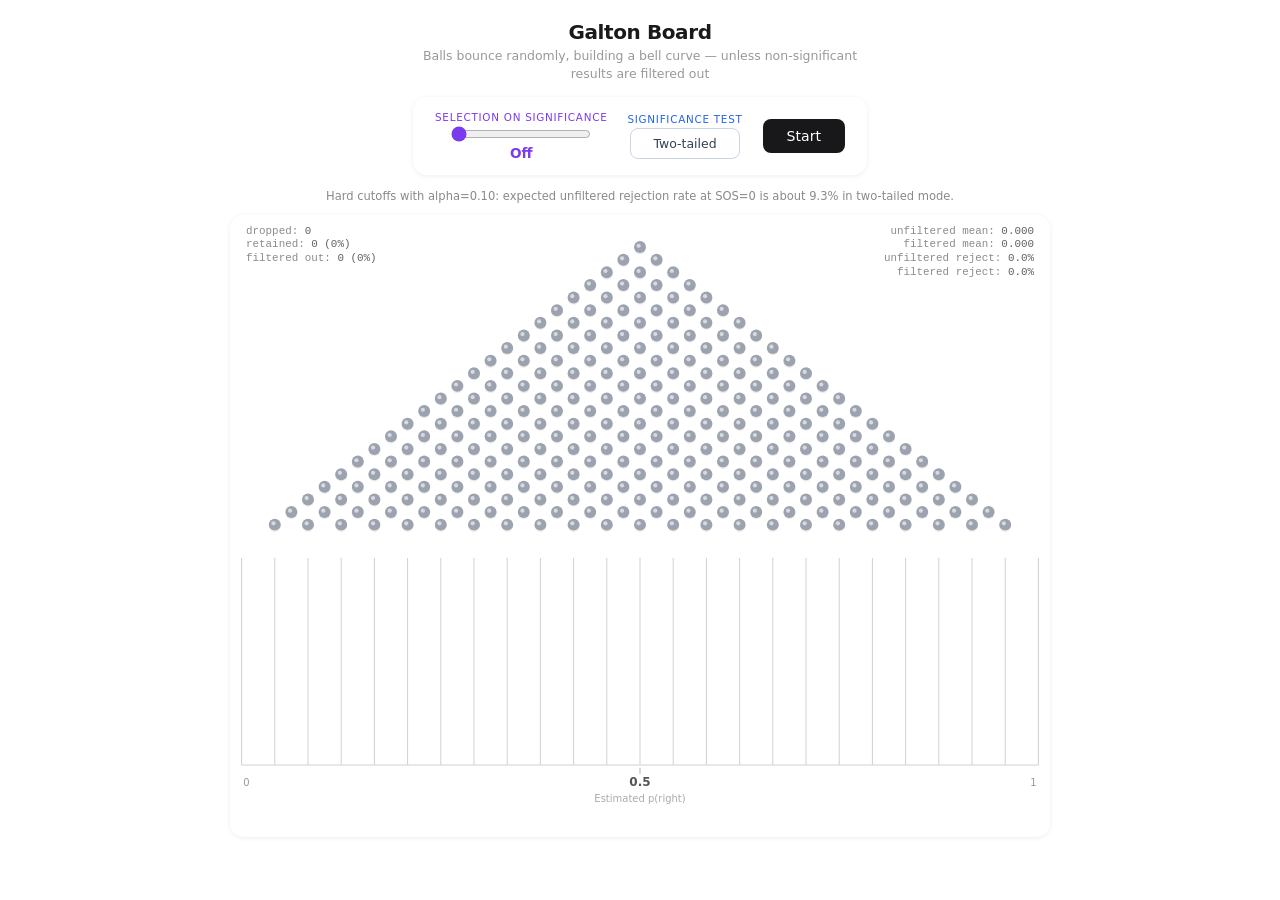
<file: blog/galton-board-sos/galton-board-sos.html>
<!DOCTYPE html>
<html lang="en">
<head>
<meta charset="UTF-8">
<meta name="viewport" content="width=device-width, initial-scale=1">
<title>Galton Board – Selection on Significance</title>
<style>
  * { box-sizing: border-box; margin: 0; padding: 0; }
  html, body { background: transparent; overflow: hidden; }
  body {
    font-family: system-ui, -apple-system, sans-serif;
    display: flex;
    flex-direction: column;
    align-items: center;
    padding: 20px 12px;
    color: #1a1a1a;
  }
  h1 { font-size: 1.25rem; font-weight: 600; letter-spacing: -0.02em; margin-bottom: 3px; }
  .sub { font-size: 0.78rem; color: #999; margin-bottom: 14px; text-align: center; max-width: 460px; line-height: 1.45; }
  .controls {
    background: #fff;
    border-radius: 14px;
    padding: 14px 22px;
    box-shadow: 0 1px 5px rgba(0,0,0,0.07);
    display: flex;
    gap: 20px;
    align-items: center;
    margin-bottom: 14px;
    flex-wrap: wrap;
    justify-content: center;
  }
  .cg { display: flex; flex-direction: column; align-items: center; gap: 3px; }
  .cg label { font-size: 0.65rem; color: #aaa; text-transform: uppercase; letter-spacing: 0.07em; white-space: nowrap; }
  .cg .val { font-size: 0.85rem; font-weight: 600; min-width: 40px; text-align: center; }
  .cg.sos label { color: #7c3aed; }
  .cg.sos .val { color: #7c3aed; }
  .cg.mode label { color: #2563eb; }
  input[type=range] { width: 140px; accent-color: #7c3aed; cursor: pointer; }
  button {
    background: #18181b; color: #fff;
    border: none; border-radius: 8px;
    padding: 9px 24px; font-size: 0.88rem; font-weight: 500;
    cursor: pointer; transition: background 0.15s;
    font-family: inherit; min-width: 80px;
  }
  button:hover { background: #3f3f46; }
  button.running { background: #dc2626; }
  button.running:hover { background: #b91c1c; }
  button.mode-btn {
    min-width: 110px;
    padding: 7px 12px;
    font-size: 0.78rem;
    background: #fff;
    color: #334155;
    border: 1px solid #cbd5e1;
  }
  button.mode-btn:hover { background: #f8fafc; }
  button.mode-btn.one-tailed {
    background: #eff6ff;
    color: #1d4ed8;
    border-color: #93c5fd;
  }
  .meta {
    margin: 0 0 10px;
    font-size: 0.72rem;
    color: #8a8a8a;
    text-align: center;
    max-width: 900px;
    line-height: 1.35;
    padding: 0 8px;
  }
  .board-wrap { position: relative; display: inline-block; width: fit-content; }
  .summary-row {
    position: absolute;
    top: 10px;
    left: 16px;
    right: 16px;
    z-index: 3;
    pointer-events: none;
    display: flex;
    justify-content: space-between;
    align-items: flex-start;
    gap: 16px;
    margin: 0;
    padding: 0;
  }
  .summary-block {
    font-size: 0.68rem;
    color: #6b7280;
    line-height: 1.25;
    white-space: nowrap;
    font-family: ui-monospace, SFMono-Regular, Menlo, Monaco, Consolas, "Liberation Mono", "Courier New", monospace;
    font-variant-numeric: tabular-nums;
  }
  .summary-block.right { text-align: right; }
  .summary-block .k { color: #8b8b8b; }
  .summary-block .v { color: #5f6368; }
  canvas { border-radius: 14px; box-shadow: 0 1px 5px rgba(0,0,0,0.07); display: block; background: #fff; }
</style>
</head>
<body>
<h1>Galton Board</h1>
<p class="sub">Balls bounce randomly, building a bell curve &mdash; unless non-significant results are filtered out</p>
<div class="controls">
  <div class="cg sos">
    <label>Selection on Significance</label>
    <input type="range" id="sosSlider" min="0" max="100" value="0" step="5">
    <span class="val" id="sosVal">Off</span>
  </div>
  <div class="cg mode">
    <label>Significance Test</label>
    <button id="tailBtn" class="mode-btn" type="button">Two-tailed</button>
  </div>
  <button id="btn">Start</button>
</div>
<div class="meta" id="alphaNote"></div>
<div class="board-wrap">
  <canvas id="c"></canvas>
  <div class="summary-row">
    <div class="summary-block left" id="countsHud"></div>
    <div class="summary-block right" id="metricsHud"></div>
  </div>
</div>
<script>
(function () {
  var canvas = document.getElementById('c');
  var ctx = canvas.getContext('2d');

  // ── Layout ─────────────────────────────────────────────────────────────
  var ROWS = 23, BINS = ROWS + 1;

  var BASE_W = 920;
  var scByW = (Math.min(820, window.innerWidth - 24)) / BASE_W;
  var sc = Math.max(scByW, 0.34);
  var W = Math.round(BASE_W * sc);
  var CX = W / 2;

  var PS = (W - sc * 26) / BINS; // Keep bins equal-width and fully on canvas.
  var PEG_R = Math.max(sc * 1.3, PS * 0.18);
  var BALL_R = Math.max(sc * 1.1, PS * 0.12);
  var BALL_D = BALL_R * 2;
  var PEG_Y0 = sc * 36;
  var ROW_H = Math.max(sc * 6.2, PS * 0.38);
  var GAP = Math.max(sc * 18, PS * 1.0);
  var BIN_TOP = PEG_Y0 + (ROWS - 1) * ROW_H + GAP;
  var BIN_H = Math.max(sc * 205, BALL_D * 26);
  var BIN_BOTTOM = BIN_TOP + BIN_H;
  var H = Math.ceil(BIN_BOTTOM + Math.max(sc * 54, BALL_D * 9));

  var dpr = window.devicePixelRatio || 1;
  canvas.width  = W * dpr;
  canvas.height = H * dpr;
  canvas.style.width  = W + 'px';
  canvas.style.height = H + 'px';
  ctx.scale(dpr, dpr);

  // ── Stacking geometry ──────────────────────────────────────────────────
  var BIN_INNER = PS - Math.max(sc * 1.4, PS * 0.12);
  var BPR = Math.max(1, Math.floor(BIN_INNER / BALL_D)); // balls per row

  var ALPHA = 0.10;
  var tailMode = 'two';
  function isTwoTailed() { return tailMode === 'two'; }
  function nChooseK(n, k) {
    if (k < 0 || k > n) return 0;
    if (k === 0 || k === n) return 1;
    k = Math.min(k, n - k);
    var c = 1;
    for (var i = 1; i <= k; i++) c = c * (n - k + i) / i;
    return c;
  }
  function buildBinProbs() {
    var probs = [];
    var denom = Math.pow(2, ROWS);
    for (var i = 0; i < BINS; i++) probs.push(nChooseK(ROWS, i) / denom);
    return probs;
  }
  var binProbs = buildBinProbs();
  function chooseCutoffs(alpha) {
    var bestTwo = { diff: Infinity, left: 0, rate: 0 };
    for (var a = 0; a <= Math.floor(ROWS / 2); a++) {
      var leftTail = 0;
      var rightTail = 0;
      for (var i = 0; i <= a; i++) leftTail += binProbs[i];
      for (var j = ROWS - a; j <= ROWS; j++) rightTail += binProbs[j];
      var twoRate = leftTail + rightTail;
      var twoDiff = Math.abs(twoRate - alpha);
      if (twoDiff < bestTwo.diff) bestTwo = { diff: twoDiff, left: a, rate: twoRate };
    }

    var bestOne = { diff: Infinity, right: 0, rate: 0 };
    for (var b = 0; b <= ROWS; b++) {
      var oneRate = 0;
      for (var k = b; k <= ROWS; k++) oneRate += binProbs[k];
      var oneDiff = Math.abs(oneRate - alpha);
      if (oneDiff < bestOne.diff) bestOne = { diff: oneDiff, right: b, rate: oneRate };
    }
    return {
      twoLeft: bestTwo.left,
      twoRight: ROWS - bestTwo.left,
      oneRight: bestOne.right,
      twoRate: bestTwo.rate,
      oneRate: bestOne.rate
    };
  }
  var CUTS = chooseCutoffs(ALPHA);
  function isSig(bin) {
    return isTwoTailed()
      ? (bin <= CUTS.twoLeft || bin >= CUTS.twoRight)
      : (bin >= CUTS.oneRight);
  }
  function binToProb(bin) { return bin / ROWS; }
  function fmt3(x) { return (Math.round(x * 1000) / 1000).toFixed(3); }
  function pct1(x) { return (x * 100).toFixed(1) + '%'; }
  function statsFromCounts(counts, total) {
    if (!total) return { mean: 0, rejectShare: 0 };
    var meanSum = 0;
    var rejectCount = 0;
    for (var i = 0; i < counts.length; i++) {
      meanSum += counts[i] * binToProb(i);
      if (isSig(i)) rejectCount += counts[i];
    }
    return { mean: meanSum / total, rejectShare: rejectCount / total };
  }
  function renderTally(landedCount, retainedCount, filteredCount, trueStats, pubStats) {
    var retainedPct = landedCount > 0 ? Math.round(retainedCount / landedCount * 100) : 0;
    var filteredPct = landedCount > 0 ? Math.round(filteredCount / landedCount * 100) : 0;
    countsHudEl.innerHTML =
      '<div><span class="k">dropped:</span> <span class="v">' + landedCount + '</span></div>' +
      '<div><span class="k">retained:</span> <span class="v">' + retainedCount + ' (' + retainedPct + '%)</span></div>' +
      '<div><span class="k">filtered out:</span> <span class="v">' + filteredCount + ' (' + filteredPct + '%)</span></div>';
    metricsHudEl.innerHTML =
      '<div><span class="k">unfiltered mean:</span> <span class="v">' + fmt3(trueStats.mean) + '</span></div>' +
      '<div><span class="k">filtered mean:</span> <span class="v">' + fmt3(pubStats.mean) + '</span></div>' +
      '<div><span class="k">unfiltered reject:</span> <span class="v">' + pct1(trueStats.rejectShare) + '</span></div>' +
      '<div><span class="k">filtered reject:</span> <span class="v">' + pct1(pubStats.rejectShare) + '</span></div>';
  }
  function boardLeftX() { return binCX(0) - PS / 2; }
  function boardRightX() { return binCX(BINS - 1) + PS / 2; }
  function leftCutX() {
    return isTwoTailed() ? (binCX(CUTS.twoLeft) + PS / 2) : null;
  }
  function rightCutX() {
    var rightBin = isTwoTailed() ? CUTS.twoRight : CUTS.oneRight;
    return binCX(rightBin) - PS / 2;
  }

  function pegX(r, c) { return CX + (c - r / 2) * PS; }
  function pegY(r)    { return PEG_Y0 + r * ROW_H; }
  function binCX(i)   { return CX + (i - (BINS - 1) / 2) * PS; }
  function smoothstep(t) { return t * t * (3 - 2 * t); }
  function easeIn(t)     { return t * t; }

  function stackPos(bin, index) {
    var row = Math.floor(index / BPR);
    var col = index % BPR;
    var cx  = binCX(bin);
    var startX = cx - ((BPR - 1) * BALL_D) / 2;
    var y = BIN_BOTTOM - row * BALL_D - BALL_R - sc * 1.5;
    return { x: startX + col * BALL_D, y: Math.max(y, BIN_TOP + BALL_R) };
  }

  // ── Ball ───────────────────────────────────────────────────────────────
  function Ball() {
    this.done = false;
    this.hitBurst = 0;
    this.counted = false;
    // Settling (published ball dropping to stack position)
    this.settling = false;
    this.settled  = false;
    this.settleT  = 0;
    this.settleFromX = 0; this.settleFromY = 0;
    this.settleToX   = 0; this.settleToY   = 0;
    // Filtering (non-sig ball falling through trapdoor)
    this.filtering  = false;
    this.filterDone = false;
    this.filterT    = 0;
    this.filterFromY = 0;

    var col = 0, rights = 0;
    this.wps = [];
    this.wps.push({ x: CX, y: sc * 4, peg: false });
    for (var r = 0; r < ROWS; r++) {
      this.wps.push({ x: pegX(r, col), y: pegY(r), peg: true });
      if (Math.random() < 0.5) { col++; rights++; }
    }
    this.bin = rights;
    this.wps.push({ x: binCX(rights), y: BIN_TOP + sc * 6, peg: false });
    this.si = 0;
    this.st = 0;
    this.x = this.wps[0].x;
    this.y = this.wps[0].y;
  }

  Ball.prototype.update = function (dt) {
    // ── Settling to stack position ──
    if (this.settling) {
      this.settleT += dt / 220;
      if (this.settleT >= 1) {
        this.settling = false;
        this.settled = true;
        this.x = this.settleToX;
        this.y = this.settleToY;
        settled[this.bin].push({ x: this.settleToX, y: this.settleToY });
      } else {
        var t = easeIn(this.settleT);
        this.x = this.settleFromX + (this.settleToX - this.settleFromX) * t;
        this.y = this.settleFromY + (this.settleToY - this.settleFromY) * t;
      }
      return;
    }
    // ── Falling through trapdoor ──
    if (this.filtering && !this.filterDone) {
      this.filterT += dt / 550;
      if (this.filterT >= 1) {
        this.filterDone = true;
      } else {
        this.y = this.filterFromY + easeIn(this.filterT) * (H - this.filterFromY + sc * 30);
      }
      return;
    }
    if (this.done || this.settled) return;
    if (this.hitBurst > 0) this.hitBurst = Math.max(0, this.hitBurst - dt / 140);

    var SEG_MS = 170;
    this.st += dt / SEG_MS;
    if (this.st >= 1) {
      this.si++;
      this.st -= 1;
      if (this.si >= this.wps.length - 1) {
        var last = this.wps[this.wps.length - 1];
        this.x = last.x;
        this.y = last.y;
        this.done = true;
        return;
      }
      if (this.wps[this.si].peg) this.hitBurst = 1;
    }
    var from = this.wps[this.si];
    var to   = this.wps[this.si + 1];
    var t    = Math.min(this.st, 1);
    this.x = from.x + (to.x - from.x) * smoothstep(t);
    this.y = from.y + (to.y - from.y) * easeIn(t);
    if (from.peg && t < 0.4) {
      this.y -= Math.sin((t / 0.4) * Math.PI) * sc * 14;
    }
  };

  Ball.prototype.draw = function () {
    if (this.settled || this.filterDone) return;
    if (this.done && !this.settling && !this.filtering) return;

    var opacity = 1;
    if (this.filtering) {
      opacity = 1 - Math.max(0, this.filterT - 0.4) / 0.6;
      if (opacity <= 0) return;
    }

    ctx.save();
    ctx.globalAlpha = opacity;

    // Glow ring on peg hit
    if (!this.filtering && !this.settling && this.hitBurst > 0
        && this.wps[this.si] && this.wps[this.si].peg) {
      var ring = PEG_R + (1 - this.hitBurst) * sc * 10;
      ctx.beginPath();
      ctx.arc(this.wps[this.si].x, this.wps[this.si].y, ring, 0, Math.PI * 2);
      ctx.strokeStyle = 'rgba(247,111,92,' + (this.hitBurst * 0.4) + ')';
      ctx.lineWidth = sc * 1.8;
      ctx.stroke();
    }

    // Ball
    ctx.beginPath();
    ctx.arc(this.x, this.y, BALL_R, 0, Math.PI * 2);
    ctx.fillStyle = '#e8604c';
    ctx.fill();

    ctx.restore();
  };

  // ── State ──────────────────────────────────────────────────────────────
  var balls = [], settled = [];
  var pubCounts = [], trueCounts = [], maxTrue = 1;
  var raf = null, lastTs = null;
  var landed = 0, published = 0, filtered = 0;
  var dropping = false, spawnAccum = 0;
  var SPAWN_INTERVAL = 70;

  var sosSlider = document.getElementById('sosSlider');
  var sosValEl  = document.getElementById('sosVal');
  var tailBtn   = document.getElementById('tailBtn');
  var btn       = document.getElementById('btn');
  var alphaNoteEl = document.getElementById('alphaNote');
  var countsHudEl = document.getElementById('countsHud');
  var metricsHudEl = document.getElementById('metricsHud');

  sosSlider.oninput = function () {
    var v = parseInt(sosSlider.value);
    sosValEl.textContent = v === 0 ? 'Off' : v + '%';
  };

  function updateTailBtn() {
    var oneTailed = !isTwoTailed();
    tailBtn.textContent = oneTailed ? 'One-tailed (right)' : 'Two-tailed';
    tailBtn.classList.toggle('one-tailed', oneTailed);
    tailBtn.setAttribute('aria-pressed', oneTailed ? 'true' : 'false');
    var modeName = oneTailed ? 'one-tailed (right)' : 'two-tailed';
    var modeRate = oneTailed ? CUTS.oneRate : CUTS.twoRate;
    alphaNoteEl.textContent = 'Hard cutoffs with alpha=' + ALPHA.toFixed(2) +
      ': expected unfiltered rejection rate at SOS=0 is about ' + pct1(modeRate) +
      ' in ' + modeName + ' mode.';
  }

  tailBtn.onclick = function () {
    tailMode = isTwoTailed() ? 'one' : 'two';
    updateTailBtn();
    stopDrop();
    resetState();
    render();
  };

  function resetState() {
    balls = []; settled = [];
    pubCounts = []; trueCounts = [];
    for (var i = 0; i < BINS; i++) {
      pubCounts.push(0); trueCounts.push(0); settled.push([]);
    }
    maxTrue = 1;
    landed = 0; published = 0; filtered = 0;
    spawnAccum = 0;
    renderTally(0, 0, 0, statsFromCounts(trueCounts, 0), statsFromCounts(pubCounts, 0));
  }

  function startDrop() {
    resetState();
    dropping = true;
    btn.textContent = 'Stop';
    btn.classList.add('running');
    lastTs = null;
    if (raf) cancelAnimationFrame(raf);
    raf = requestAnimationFrame(frame);
  }

  function stopDrop() {
    dropping = false;
    btn.textContent = 'Start';
    btn.classList.remove('running');
  }

  btn.onclick = function () {
    if (dropping) stopDrop(); else startDrop();
  };

  // ── Frame loop ─────────────────────────────────────────────────────────
  function frame(ts) {
    if (!lastTs) lastTs = ts;
    var dt = Math.min(ts - lastTs, 50);
    lastTs = ts;
    var sosProb = parseInt(sosSlider.value) / 100;

    // Spawn
    if (dropping) {
      spawnAccum += dt;
      while (spawnAccum >= SPAWN_INTERVAL) {
        spawnAccum -= SPAWN_INTERVAL;
        balls.push(new Ball());
      }
    }

    // Update
    for (var i = 0; i < balls.length; i++) {
      var b = balls[i];
      b.update(dt);
      if (b.done && !b.counted) {
        b.counted = true;
        landed++;
        trueCounts[b.bin]++;
        if (trueCounts[b.bin] > maxTrue) maxTrue = trueCounts[b.bin];
        var sig = isSig(b.bin);

        if (!sig && sosProb > 0 && Math.random() < sosProb) {
          // Falls through trapdoor
          b.filtering = true;
          b.filterFromY = b.y;
          filtered++;
        } else {
          // Settles into stack
          var pos = stackPos(b.bin, pubCounts[b.bin]);
          b.settling = true;
          b.settleFromX = b.x;
          b.settleFromY = b.y;
          b.settleToX = pos.x;
          b.settleToY = pos.y;
          pubCounts[b.bin]++;
          published++;
        }
      }
    }

    // Prune finished balls
    if (balls.length > 500) {
      var kept = [];
      for (var p = 0; p < balls.length; p++) {
        if (!balls[p].settled && !balls[p].filterDone) kept.push(balls[p]);
      }
      balls = kept;
    }

    render();

    // Tally
    var trueStats = statsFromCounts(trueCounts, landed);
    var pubStats = statsFromCounts(pubCounts, published);
    renderTally(landed, published, filtered, trueStats, pubStats);

    // Keep looping?
    var anyInFlight = dropping;
    if (!anyInFlight) {
      for (var k = 0; k < balls.length; k++) {
        if (!balls[k].settled && !balls[k].filterDone) { anyInFlight = true; break; }
      }
    }
    if (anyInFlight) raf = requestAnimationFrame(frame);
    else raf = null;
  }

  // ── Render ─────────────────────────────────────────────────────────────
  function render() {
    ctx.clearRect(0, 0, W, H);
    ctx.fillStyle = '#fff';
    ctx.fillRect(0, 0, W, H);

    var sosLevel  = parseInt(sosSlider.value);
    var sosActive = sosLevel > 0;
    var twoTailed = isTwoTailed();

    // ── Pegs ──
    for (var r = 0; r < ROWS; r++) {
      for (var c = 0; c <= r; c++) {
        var px = pegX(r, c), py = pegY(r);
        ctx.beginPath(); ctx.arc(px, py + sc * 1.5, PEG_R, 0, Math.PI * 2);
        ctx.fillStyle = 'rgba(0,0,0,0.07)'; ctx.fill();
        ctx.beginPath(); ctx.arc(px, py, PEG_R, 0, Math.PI * 2);
        ctx.fillStyle = '#9ca3af'; ctx.fill();
        ctx.beginPath(); ctx.arc(px - sc * 1.5, py - sc * 1.5, PEG_R * 0.35, 0, Math.PI * 2);
        ctx.fillStyle = 'rgba(255,255,255,0.6)'; ctx.fill();
      }
    }

    var boardL = boardLeftX();
    var boardR = boardRightX();
    var cutL = leftCutX();
    var cutR = rightCutX();

    // ── Non-sig zone shading ──
    if (sosActive) {
      var alpha = Math.min(0.06, sosLevel / 100 * 0.06);
      ctx.fillStyle = 'rgba(124,58,237,' + alpha + ')';
      if (twoTailed && cutL !== null && cutR !== null && cutR > cutL) {
        ctx.fillRect(cutL, BIN_TOP - sc * 22, cutR - cutL, BIN_H + sc * 24);
      }
      if (!twoTailed && cutR !== null && cutR > boardL) {
        ctx.fillRect(boardL, BIN_TOP - sc * 22, cutR - boardL, BIN_H + sc * 24);
      }
    }

    // ── Zone labels ──
    if (sosActive) {
      var labelY = BIN_TOP - sc * 8;
      ctx.textAlign = 'center';
      ctx.font = 'bold ' + Math.round(sc * 14) + 'px system-ui,sans-serif';
      if (twoTailed) {
        if (cutL !== null && cutL - boardL > sc * 28) {
          ctx.fillStyle = 'rgba(220,80,60,0.8)';
          ctx.fillText('Significant', (boardL + cutL) / 2, labelY);
        }
        if (cutR !== null && boardR - cutR > sc * 28) {
          ctx.fillStyle = 'rgba(220,80,60,0.8)';
          ctx.fillText('Significant', (cutR + boardR) / 2, labelY);
        }
        if (cutL !== null && cutR !== null && cutR - cutL > sc * 56) {
          ctx.fillStyle = 'rgba(124,58,237,0.65)';
          ctx.fillText('Not significant', (cutL + cutR) / 2, labelY);
        }
      } else {
        if (cutR !== null && cutR - boardL > sc * 56) {
          ctx.fillStyle = 'rgba(124,58,237,0.65)';
          ctx.fillText('Not significant', (boardL + cutR) / 2, labelY);
        }
        if (cutR !== null && boardR - cutR > sc * 28) {
          ctx.fillStyle = 'rgba(220,80,60,0.8)';
          ctx.fillText('Significant', (cutR + boardR) / 2, labelY);
        }
      }
    }

    // ── Significance threshold lines ──
    if (sosActive) {
      ctx.strokeStyle = 'rgba(124,58,237,0.35)';
      ctx.lineWidth = sc * 1.8;
      ctx.setLineDash([sc * 5, sc * 3]);
      ctx.beginPath();
      if (twoTailed && cutL !== null && cutL > boardL + sc) {
        ctx.moveTo(cutL, BIN_TOP - sc * 22);
        ctx.lineTo(cutL, BIN_BOTTOM + sc * 2);
      }
      if (cutR !== null && cutR < boardR - sc) {
        ctx.moveTo(cutR, BIN_TOP - sc * 22);
        ctx.lineTo(cutR, BIN_BOTTOM + sc * 2);
      }
      ctx.stroke();
      ctx.setLineDash([]);
    }

    // ── Bin walls (vertical dividers) ──
    ctx.strokeStyle = '#ccc';
    ctx.lineWidth = sc * 1;
    for (var w = 0; w <= BINS; w++) {
      var wx = binCX(0) - PS / 2 + w * PS;
      ctx.beginPath();
      ctx.moveTo(wx, BIN_TOP);
      ctx.lineTo(wx, BIN_BOTTOM);
      ctx.stroke();
    }

    // ── Bin floors (with trapdoors for non-sig bins) ──
    for (var i = 0; i < BINS; i++) {
      var lx = binCX(i) - PS / 2;
      var rx = binCX(i) + PS / 2;

      if (!isSig(i) && sosLevel > 0) {
        // Trapdoor: gap in floor proportional to SOS %
        var openFrac = sosLevel / 100;
        var openW = (rx - lx - sc * 6) * openFrac;
        var fcx = binCX(i);
        ctx.strokeStyle = '#ccc';
        ctx.lineWidth = sc * 1;
        // Left floor stub
        ctx.beginPath();
        ctx.moveTo(lx, BIN_BOTTOM);
        ctx.lineTo(fcx - openW / 2, BIN_BOTTOM);
        ctx.stroke();
        // Right floor stub
        ctx.beginPath();
        ctx.moveTo(fcx + openW / 2, BIN_BOTTOM);
        ctx.lineTo(rx, BIN_BOTTOM);
        ctx.stroke();
        // Hinge dots
        if (openW > sc * 6) {
          ctx.fillStyle = '#bbb';
          ctx.beginPath();
          ctx.arc(fcx - openW / 2, BIN_BOTTOM, sc * 1.2, 0, Math.PI * 2);
          ctx.arc(fcx + openW / 2, BIN_BOTTOM, sc * 1.2, 0, Math.PI * 2);
          ctx.fill();
        }
      } else {
        // Solid floor
        ctx.strokeStyle = '#ccc';
        ctx.lineWidth = sc * 1;
        ctx.beginPath();
        ctx.moveTo(lx, BIN_BOTTOM);
        ctx.lineTo(rx, BIN_BOTTOM);
        ctx.stroke();
      }
    }

    // ── True-height ghost line (where stack would be without filtering) ──
    if (sosActive && filtered > 0) {
      ctx.setLineDash([sc * 3, sc * 2]);
      ctx.strokeStyle = 'rgba(0,0,0,0.18)';
      ctx.lineWidth = sc * 1;
      for (var i = 0; i < BINS; i++) {
        if (trueCounts[i] > pubCounts[i]) {
          var trueRows = Math.ceil(trueCounts[i] / BPR);
          var ghostY = BIN_BOTTOM - trueRows * BALL_D - sc * 1.5;
          ghostY = Math.max(ghostY, BIN_TOP + sc * 1);
          var glx = binCX(i) - PS / 2 + sc * 2;
          var grx = binCX(i) + PS / 2 - sc * 2;
          ctx.beginPath();
          ctx.moveTo(glx, ghostY);
          ctx.lineTo(grx, ghostY);
          ctx.stroke();
        }
      }
      ctx.setLineDash([]);
    }

    // ── Settled balls (batched draw) ──
    ctx.fillStyle = '#e8604c';
    ctx.beginPath();
    for (var i = 0; i < BINS; i++) {
      for (var j = 0; j < settled[i].length; j++) {
        var s = settled[i][j];
        ctx.moveTo(s.x + BALL_R - 0.3, s.y);
        ctx.arc(s.x, s.y, BALL_R - 0.3, 0, Math.PI * 2);
      }
    }
    ctx.fill();

    // ── Active balls (in-flight, settling, filtering) ──
    for (var j = 0; j < balls.length; j++) balls[j].draw();

    // ── X-axis ──
    var centerRight = Math.floor(BINS / 2);
    var centerLeft = centerRight - 1;
    var zeroX = (binCX(centerLeft) + binCX(centerRight)) / 2;
    ctx.strokeStyle = '#aaa';
    ctx.lineWidth = sc * 1;
    ctx.beginPath();
    ctx.moveTo(zeroX, BIN_BOTTOM + sc * 3);
    ctx.lineTo(zeroX, BIN_BOTTOM + sc * 10);
    ctx.stroke();
    ctx.fillStyle = '#555';
    ctx.font = 'bold ' + Math.round(sc * 13) + 'px system-ui,sans-serif';
    ctx.textAlign = 'center';
    ctx.fillText('0.5', zeroX, BIN_BOTTOM + sc * 23);

    ctx.font = Math.round(sc * 11) + 'px system-ui,sans-serif';
    ctx.fillStyle = '#999';
    ctx.textAlign = 'left';
    ctx.fillText('0', binCX(0) - PS / 2 + sc * 2, BIN_BOTTOM + sc * 23);
    ctx.textAlign = 'right';
    ctx.fillText('1', binCX(BINS - 1) + PS / 2 - sc * 2, BIN_BOTTOM + sc * 23);

    ctx.fillStyle = '#aaa';
    ctx.font = Math.round(sc * 11) + 'px system-ui,sans-serif';
    ctx.textAlign = 'center';
    ctx.fillText('Estimated p(right)', CX, BIN_BOTTOM + sc * 42);

    // ── Legend ──
    if (sosActive && filtered > 0) {
      var legY = BIN_BOTTOM + sc * 58;
      ctx.setLineDash([sc * 3, sc * 2]);
      ctx.strokeStyle = 'rgba(0,0,0,0.18)';
      ctx.lineWidth = sc * 1;
      ctx.beginPath();
      ctx.moveTo(CX - sc * 52, legY - sc * 2);
      ctx.lineTo(CX - sc * 38, legY - sc * 2);
      ctx.stroke();
      ctx.setLineDash([]);
      ctx.font = Math.round(sc * 9) + 'px system-ui,sans-serif';
      ctx.textAlign = 'left';
      ctx.fillStyle = '#999';
      ctx.fillText('= true distribution height', CX - sc * 35, legY);
    }
  }

  updateTailBtn();
  resetState();
  render();
})();
</script>
</body>
</html>
</file>
